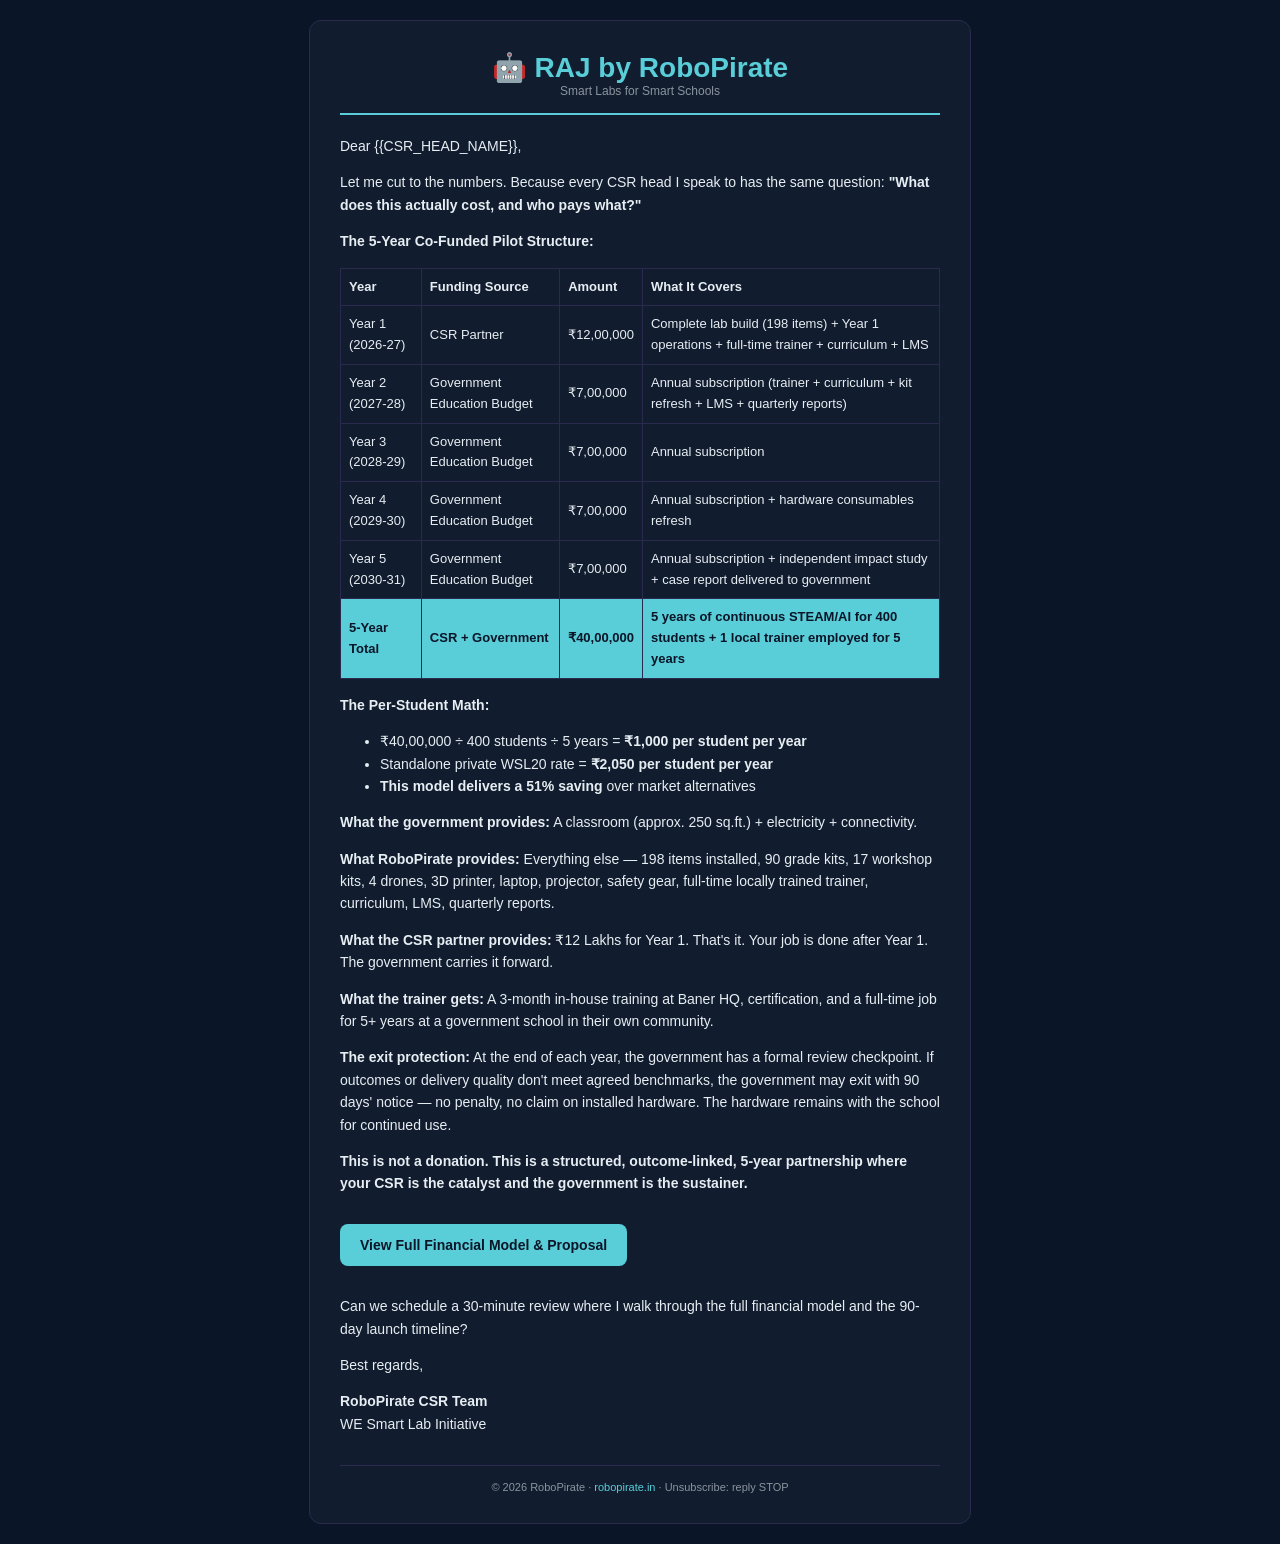
<file: CSR_EMAIL_4_DRAFT.html>
<!DOCTYPE html>
<html>
<head>
<meta charset="UTF-8">
<style>
body{font-family:Segoe UI,Arial,sans-serif;background:#0A1628;color:#E6EDF3;padding:20px;margin:0}
.container{max-width:600px;margin:0 auto;background:#111D2E;border-radius:12px;padding:30px;border:1px solid #2a2a4e}
.header{text-align:center;border-bottom:2px solid #59ced9;padding-bottom:15px;margin-bottom:20px}
.logo{font-size:28px;font-weight:bold;color:#59ced9}
.sub{color:#8B949E;font-size:12px}
.content{line-height:1.6;font-size:14px}
.footer{margin-top:30px;padding-top:15px;border-top:1px solid #2a2a4e;text-align:center;color:#8B949E;font-size:11px}
.cta{display:inline-block;background:#59ced9;color:#0A1628;padding:10px 20px;border-radius:8px;text-decoration:none;font-weight:bold;margin:15px 0}
a{color:#59ced9;text-decoration:none}
table{width:100%;border-collapse:collapse;margin:15px 0;font-size:13px}
th,td{border:1px solid #2a2a4e;padding:8px;text-align:left}
</style>
</head>
<body>

<div class="container">
<div class="header">
<div class="logo">🤖 RAJ by RoboPirate</div>
<div class="sub">Smart Labs for Smart Schools</div>
</div>
<div class="content">

<p>Dear {{CSR_HEAD_NAME}},</p>

<p>Let me cut to the numbers. Because every CSR head I speak to has the same question: <strong>"What does this actually cost, and who pays what?"</strong></p>

<p><strong>The 5-Year Co-Funded Pilot Structure:</strong></p>
<table>
<tr style="background:#111D2E;">
<th>Year</th>
<th>Funding Source</th>
<th>Amount</th>
<th>What It Covers</th>
</tr>
<tr>
<td>Year 1 (2026-27)</td>
<td>CSR Partner</td>
<td>₹12,00,000</td>
<td>Complete lab build (198 items) + Year 1 operations + full-time trainer + curriculum + LMS</td>
</tr>
<tr>
<td>Year 2 (2027-28)</td>
<td>Government Education Budget</td>
<td>₹7,00,000</td>
<td>Annual subscription (trainer + curriculum + kit refresh + LMS + quarterly reports)</td>
</tr>
<tr>
<td>Year 3 (2028-29)</td>
<td>Government Education Budget</td>
<td>₹7,00,000</td>
<td>Annual subscription</td>
</tr>
<tr>
<td>Year 4 (2029-30)</td>
<td>Government Education Budget</td>
<td>₹7,00,000</td>
<td>Annual subscription + hardware consumables refresh</td>
</tr>
<tr>
<td>Year 5 (2030-31)</td>
<td>Government Education Budget</td>
<td>₹7,00,000</td>
<td>Annual subscription + independent impact study + case report delivered to government</td>
</tr>
<tr style="background:#59ced9;color:#0A1628">
<td style="font-weight:bold">5-Year Total</td>
<td style="font-weight:bold">CSR + Government</td>
<td style="font-weight:bold">₹40,00,000</td>
<td style="font-weight:bold">5 years of continuous STEAM/AI for 400 students + 1 local trainer employed for 5 years</td>
</tr>
</table>

<p><strong>The Per-Student Math:</strong></p>
<ul>
<li>₹40,00,000 ÷ 400 students ÷ 5 years = <strong>₹1,000 per student per year</strong></li>
<li>Standalone private WSL20 rate = <strong>₹2,050 per student per year</strong></li>
<li><strong>This model delivers a 51% saving</strong> over market alternatives</li>
</ul>

<p><strong>What the government provides:</strong> A classroom (approx. 250 sq.ft.) + electricity + connectivity.</p>
<p><strong>What RoboPirate provides:</strong> Everything else — 198 items installed, 90 grade kits, 17 workshop kits, 4 drones, 3D printer, laptop, projector, safety gear, full-time locally trained trainer, curriculum, LMS, quarterly reports.</p>
<p><strong>What the CSR partner provides:</strong> ₹12 Lakhs for Year 1. That's it. Your job is done after Year 1. The government carries it forward.</p>

<p><strong>What the trainer gets:</strong> A 3-month in-house training at Baner HQ, certification, and a full-time job for 5+ years at a government school in their own community.</p>

<p><strong>The exit protection:</strong> At the end of each year, the government has a formal review checkpoint. If outcomes or delivery quality don't meet agreed benchmarks, the government may exit with 90 days' notice — no penalty, no claim on installed hardware. The hardware remains with the school for continued use.</p>

<p><strong>This is not a donation. This is a structured, outcome-linked, 5-year partnership where your CSR is the catalyst and the government is the sustainer.</strong></p>

<p><a href="https://drive.google.com/file/d/1vRMeFM22aajc5zfiYhqaev34UVQ87zyU/view" class="cta">View Full Financial Model & Proposal</a></p>

<p>Can we schedule a 30-minute review where I walk through the full financial model and the 90-day launch timeline?</p>

<p>Best regards,</p>
<p><strong>RoboPirate CSR Team</strong><br>
WE Smart Lab Initiative</p>

</div>
<div class="footer">
© 2026 RoboPirate · <a href="https://www.robopirate.in">robopirate.in</a> · Unsubscribe: reply STOP
</div>
</div>

</body>
</html>
</file>
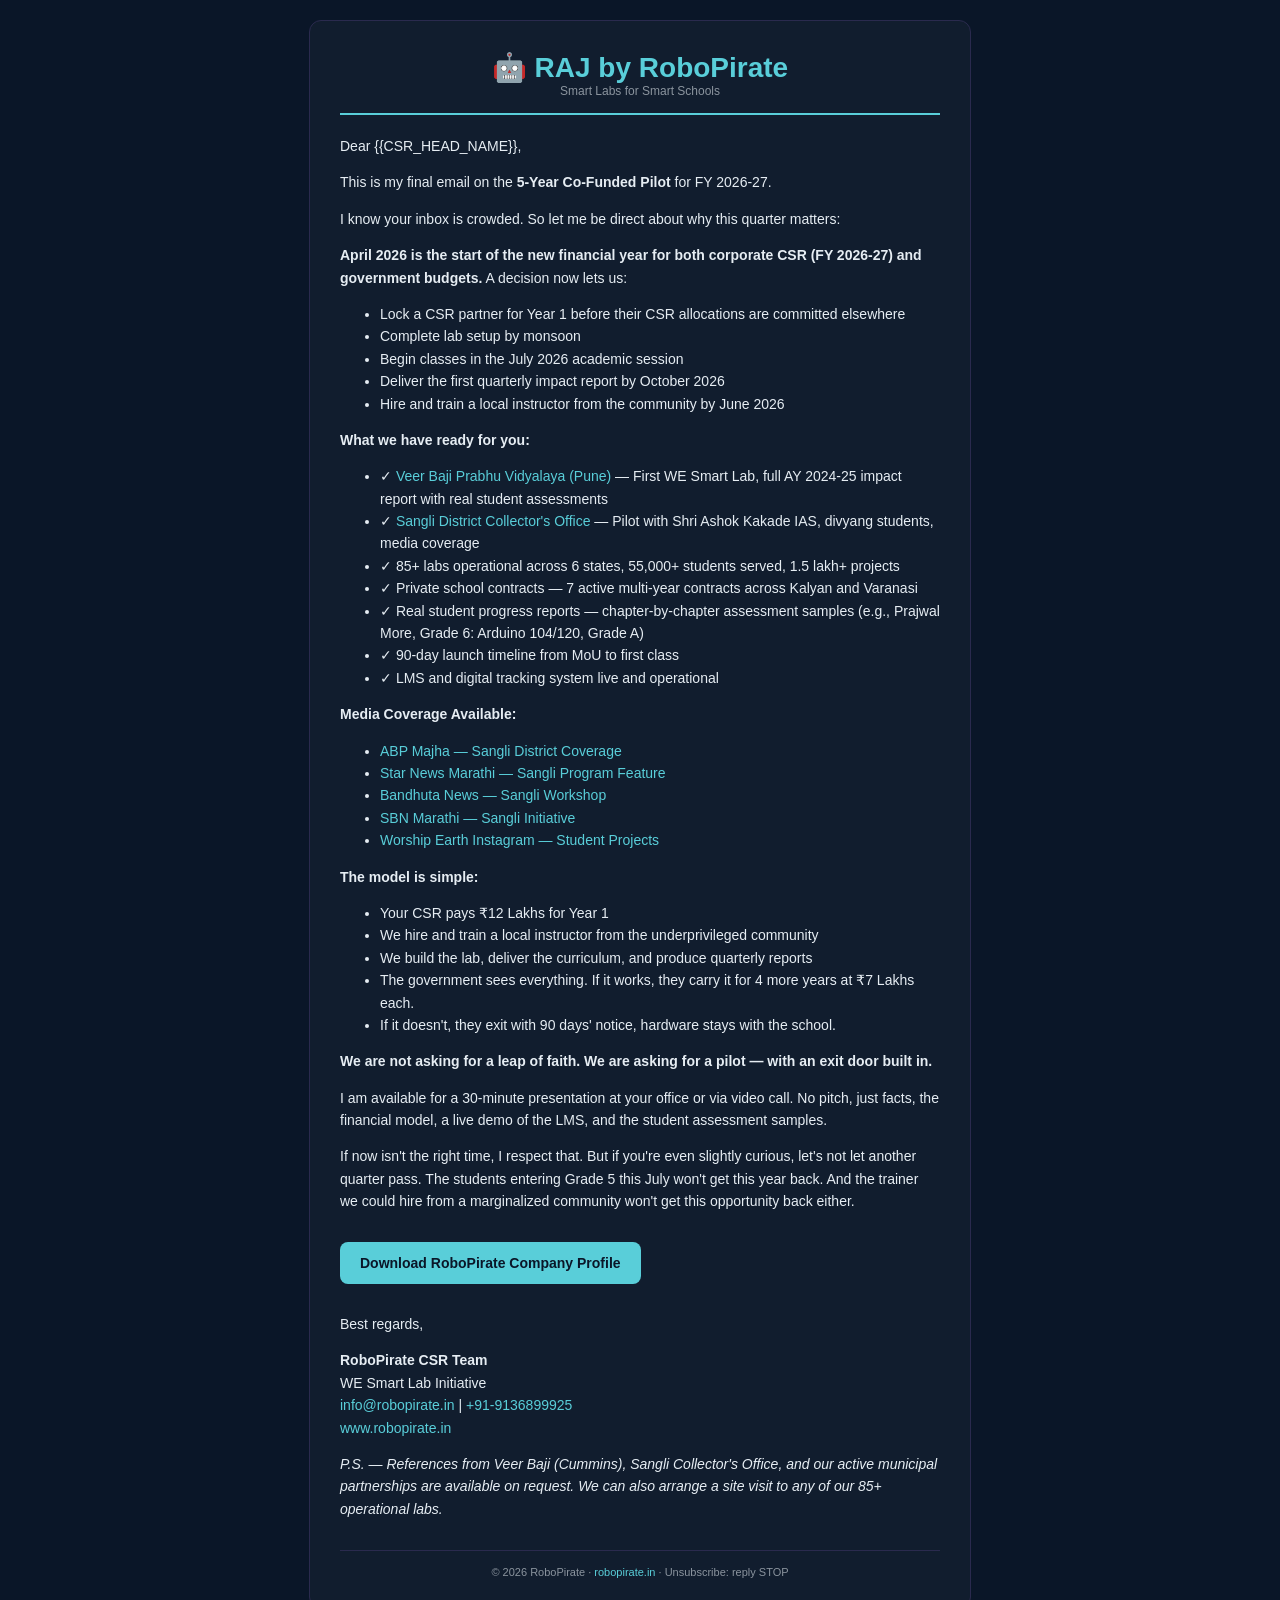
<file: CSR_EMAIL_5_DRAFT.html>
<!DOCTYPE html>
<html>
<head>
<meta charset="UTF-8">
<style>
body{font-family:Segoe UI,Arial,sans-serif;background:#0A1628;color:#E6EDF3;padding:20px;margin:0}
.container{max-width:600px;margin:0 auto;background:#111D2E;border-radius:12px;padding:30px;border:1px solid #2a2a4e}
.header{text-align:center;border-bottom:2px solid #59ced9;padding-bottom:15px;margin-bottom:20px}
.logo{font-size:28px;font-weight:bold;color:#59ced9}
.sub{color:#8B949E;font-size:12px}
.content{line-height:1.6;font-size:14px}
.footer{margin-top:30px;padding-top:15px;border-top:1px solid #2a2a4e;text-align:center;color:#8B949E;font-size:11px}
.cta{display:inline-block;background:#59ced9;color:#0A1628;padding:10px 20px;border-radius:8px;text-decoration:none;font-weight:bold;margin:15px 0}
a{color:#59ced9;text-decoration:none}
</style>
</head>
<body>

<div class="container">
<div class="header">
<div class="logo">🤖 RAJ by RoboPirate</div>
<div class="sub">Smart Labs for Smart Schools</div>
</div>
<div class="content">

<p>Dear {{CSR_HEAD_NAME}},</p>

<p>This is my final email on the <strong>5-Year Co-Funded Pilot</strong> for FY 2026-27.</p>

<p>I know your inbox is crowded. So let me be direct about why this quarter matters:</p>

<p><strong>April 2026 is the start of the new financial year for both corporate CSR (FY 2026-27) and government budgets.</strong> A decision now lets us:</p>
<ul>
<li>Lock a CSR partner for Year 1 before their CSR allocations are committed elsewhere</li>
<li>Complete lab setup by monsoon</li>
<li>Begin classes in the July 2026 academic session</li>
<li>Deliver the first quarterly impact report by October 2026</li>
<li>Hire and train a local instructor from the community by June 2026</li>
</ul>

<p><strong>What we have ready for you:</strong></p>
<ul>
<li>✓ <a href="https://drive.google.com/file/d/1d7EEtC8YitbSj7U6ivHf_6WtUGuylT-B/view">Veer Baji Prabhu Vidyalaya (Pune)</a> — First WE Smart Lab, full AY 2024-25 impact report with real student assessments</li>
<li>✓ <a href="https://drive.google.com/drive/folders/15sc5iOIKTBZyenb2rCpGVAK1lExcG5BC">Sangli District Collector's Office</a> — Pilot with Shri Ashok Kakade IAS, divyang students, media coverage</li>
<li>✓ 85+ labs operational across 6 states, 55,000+ students served, 1.5 lakh+ projects</li>
<li>✓ Private school contracts — 7 active multi-year contracts across Kalyan and Varanasi</li>
<li>✓ Real student progress reports — chapter-by-chapter assessment samples (e.g., Prajwal More, Grade 6: Arduino 104/120, Grade A)</li>
<li>✓ 90-day launch timeline from MoU to first class</li>
<li>✓ LMS and digital tracking system live and operational</li>
</ul>

<p><strong>Media Coverage Available:</strong></p>
<ul>
<li><a href="https://youtu.be/FJ2_W53WjmA">ABP Majha — Sangli District Coverage</a></li>
<li><a href="https://youtube.com/watch?v=iziKPBSfGKU">Star News Marathi — Sangli Program Feature</a></li>
<li><a href="https://www.youtube.com/watch?v=xVmaBnPyg9A">Bandhuta News — Sangli Workshop</a></li>
<li><a href="https://www.youtube.com/watch?v=d-TsgUkhIu0">SBN Marathi — Sangli Initiative</a></li>
<li><a href="https://www.instagram.com/reel/DMe2HzqofAk/">Worship Earth Instagram — Student Projects</a></li>
</ul>

<p><strong>The model is simple:</strong></p>
<ul>
<li>Your CSR pays ₹12 Lakhs for Year 1</li>
<li>We hire and train a local instructor from the underprivileged community</li>
<li>We build the lab, deliver the curriculum, and produce quarterly reports</li>
<li>The government sees everything. If it works, they carry it for 4 more years at ₹7 Lakhs each.</li>
<li>If it doesn't, they exit with 90 days' notice, hardware stays with the school.</li>
</ul>

<p><strong>We are not asking for a leap of faith. We are asking for a pilot — with an exit door built in.</strong></p>

<p>I am available for a 30-minute presentation at your office or via video call. No pitch, just facts, the financial model, a live demo of the LMS, and the student assessment samples.</p>

<p>If now isn't the right time, I respect that. But if you're even slightly curious, let's not let another quarter pass. The students entering Grade 5 this July won't get this year back. And the trainer we could hire from a marginalized community won't get this opportunity back either.</p>

<p><a href="https://drive.google.com/file/d/1g9JJ4_VO_28QKYD7iVVDJZcv9l4uRbZu/view" class="cta">Download RoboPirate Company Profile</a></p>

<p>Best regards,</p>
<p><strong>RoboPirate CSR Team</strong><br>
WE Smart Lab Initiative<br>
<a href="mailto:info@robopirate.in">info@robopirate.in</a> | <a href="tel:+919136899925">+91-9136899925</a><br>
<a href="https://www.robopirate.in">www.robopirate.in</a></p>

<p><em>P.S. — References from Veer Baji (Cummins), Sangli Collector's Office, and our active municipal partnerships are available on request. We can also arrange a site visit to any of our 85+ operational labs.</em></p>

</div>
<div class="footer">
© 2026 RoboPirate · <a href="https://www.robopirate.in">robopirate.in</a> · Unsubscribe: reply STOP
</div>
</div>

</body>
</html>
</file>
